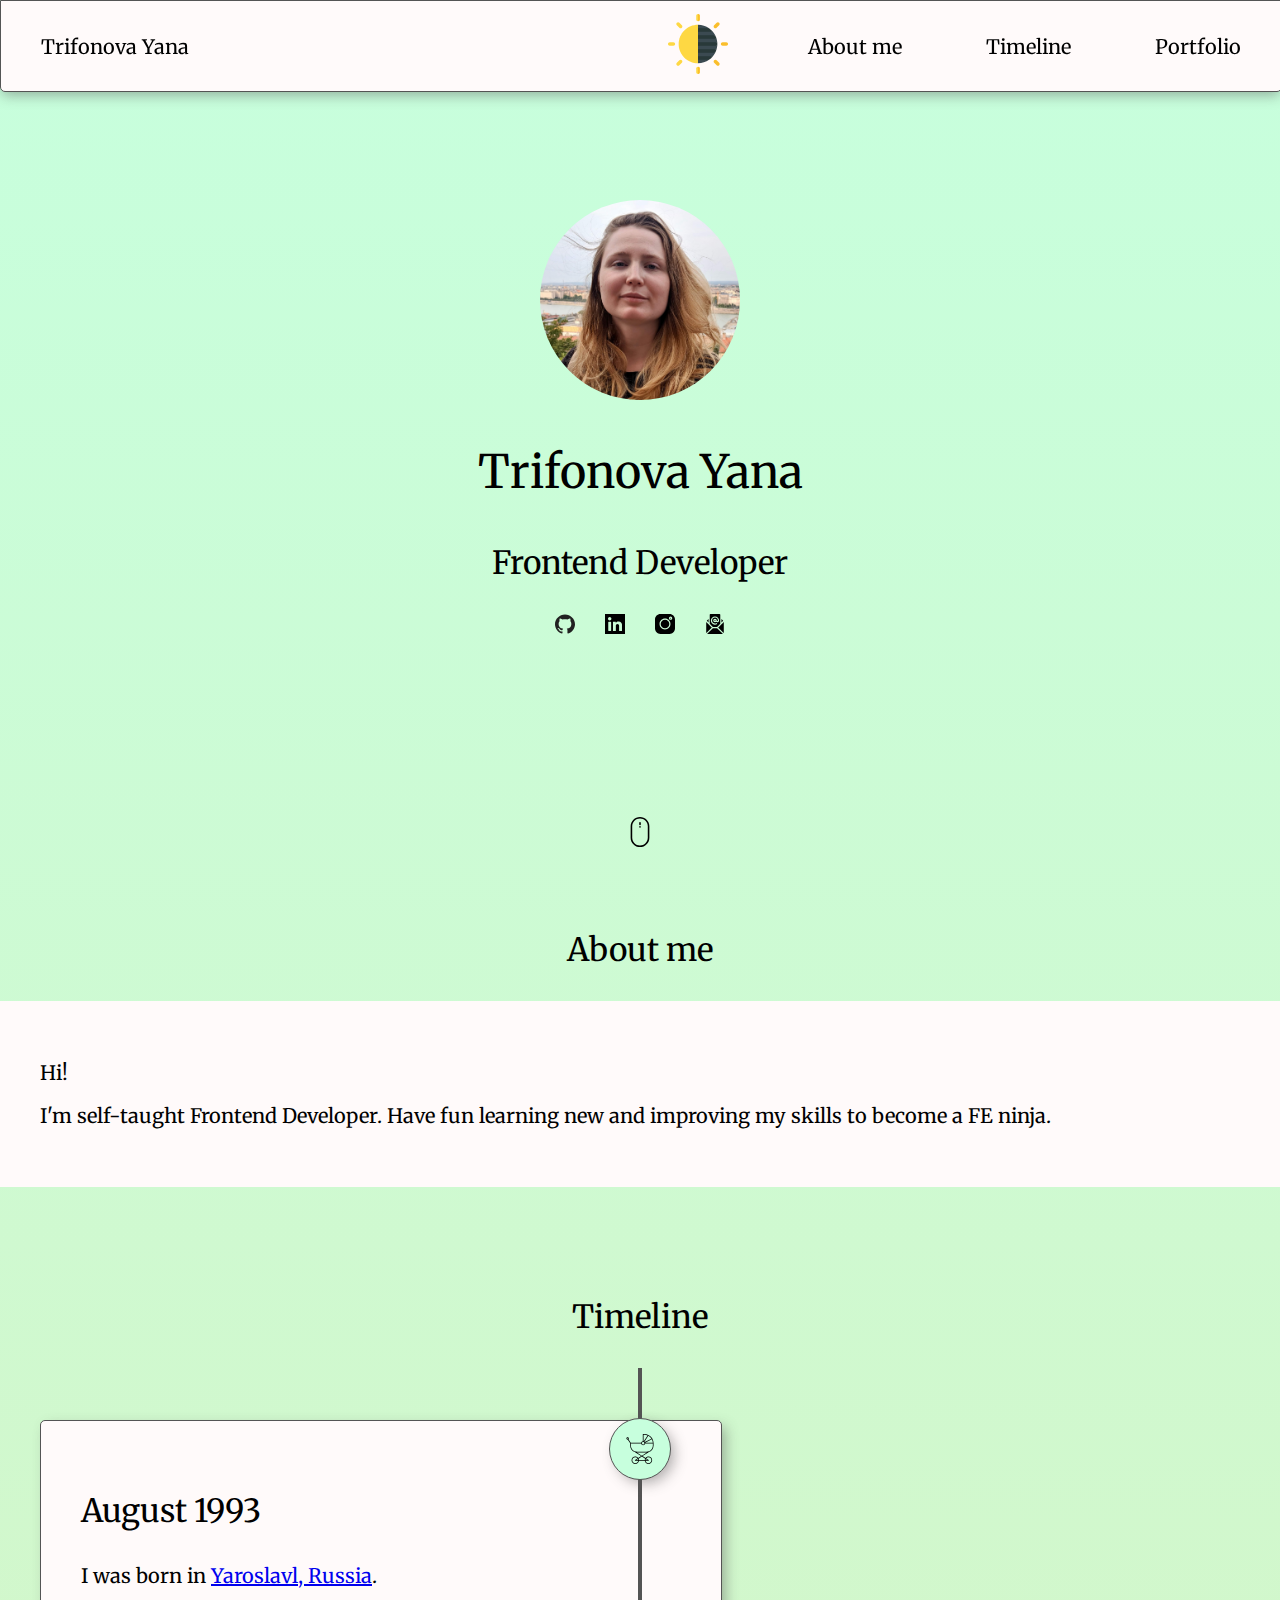
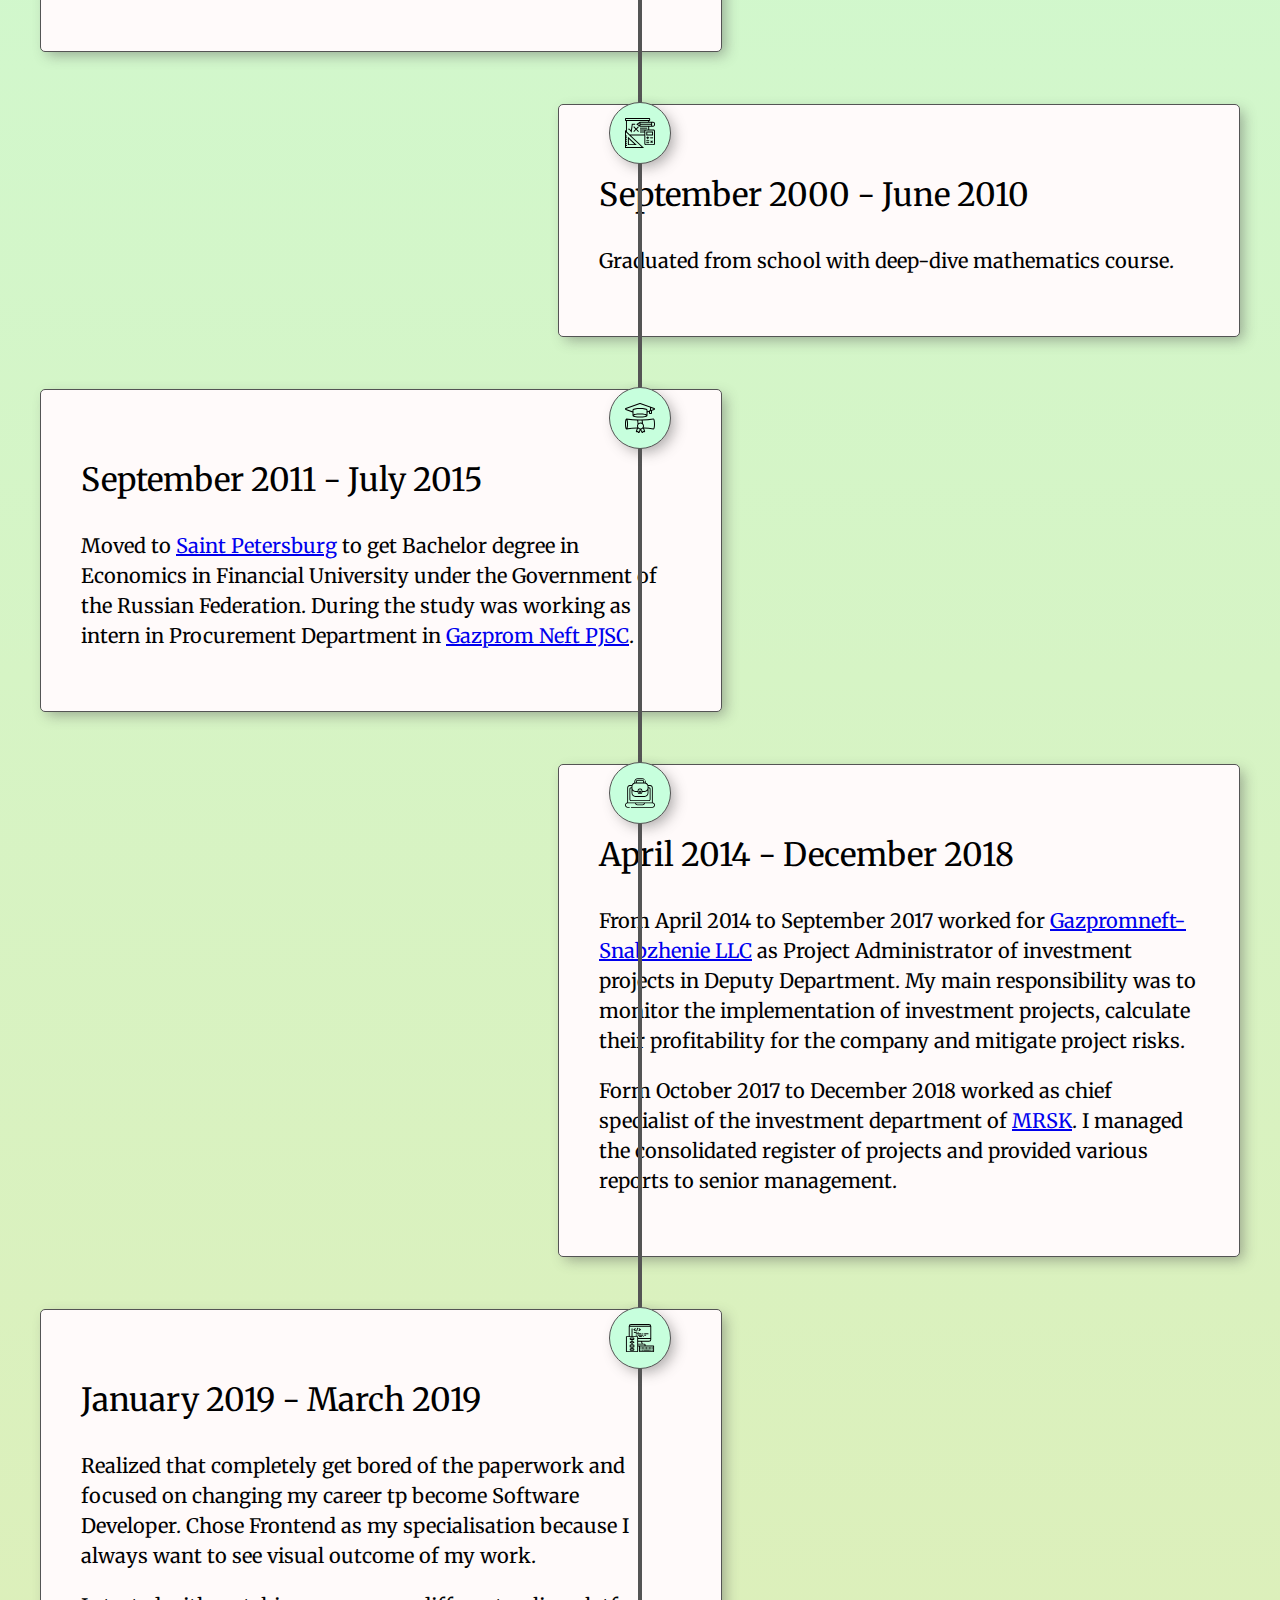
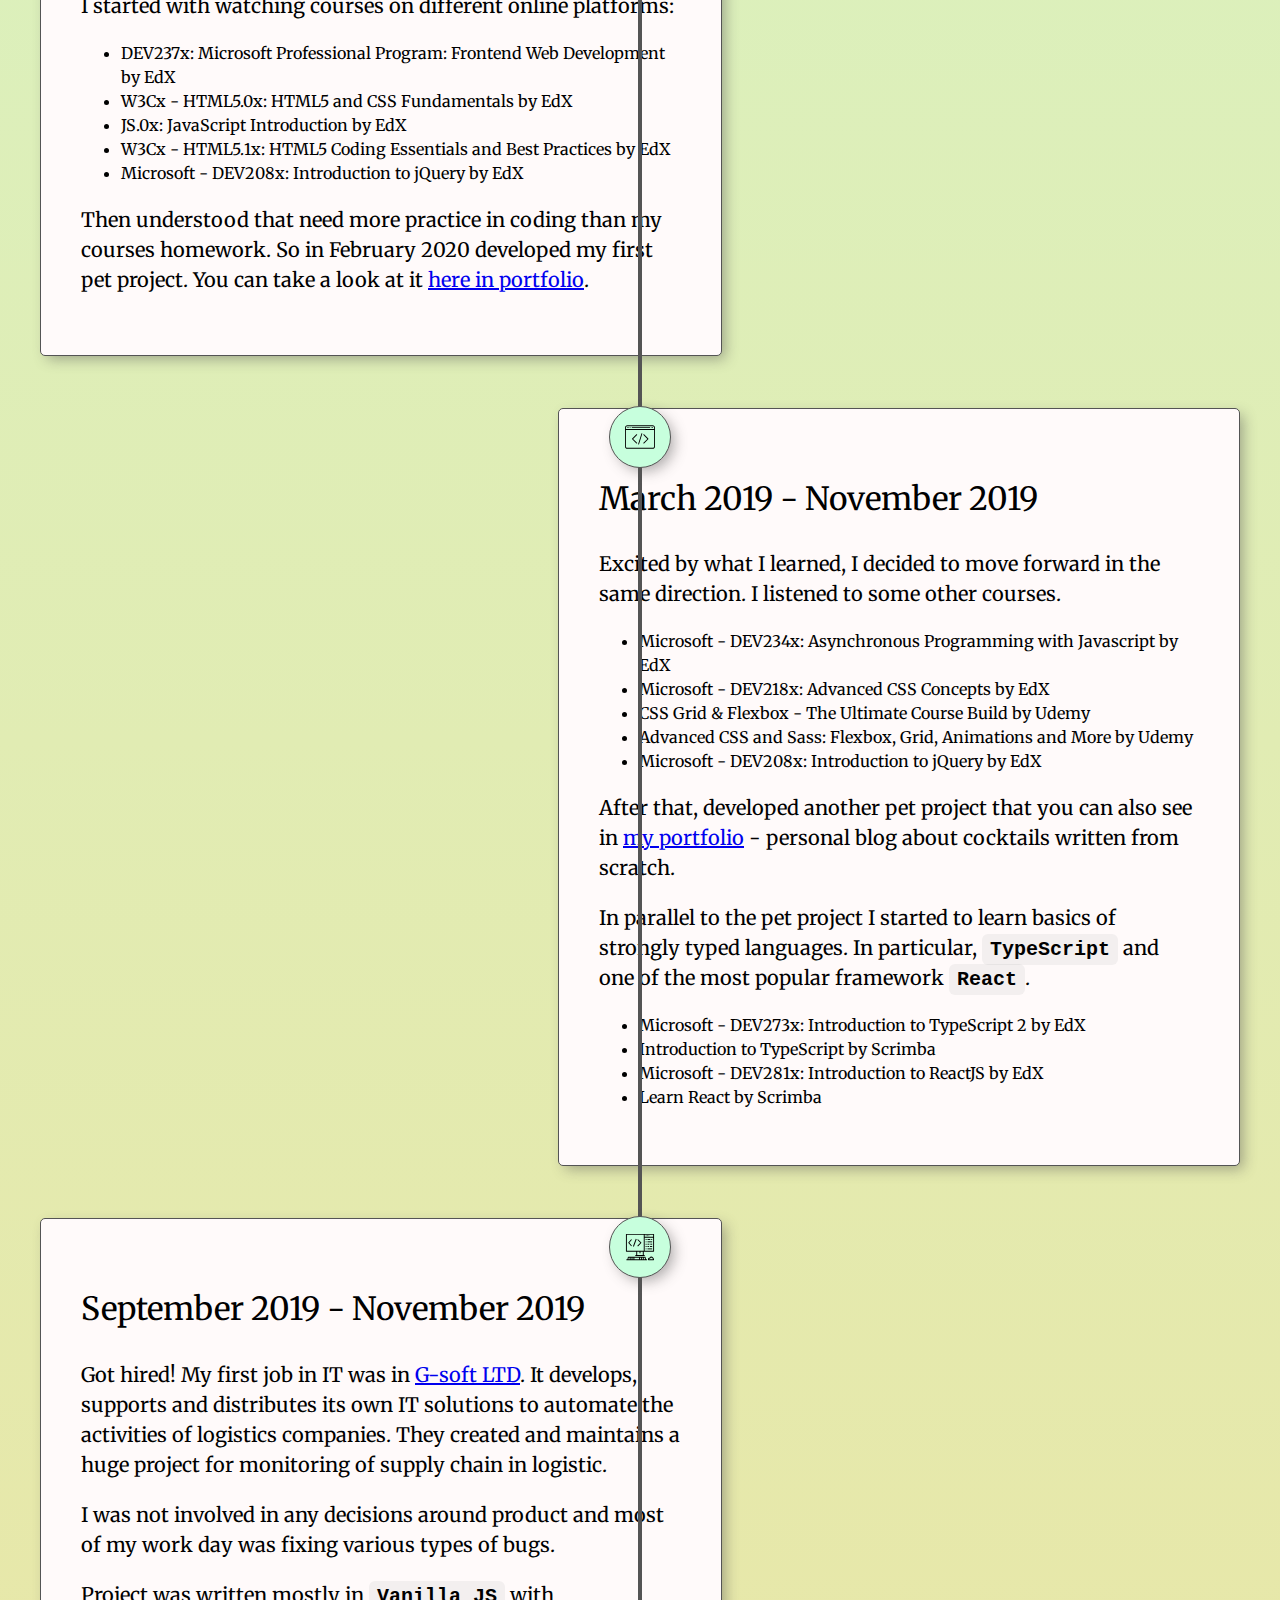
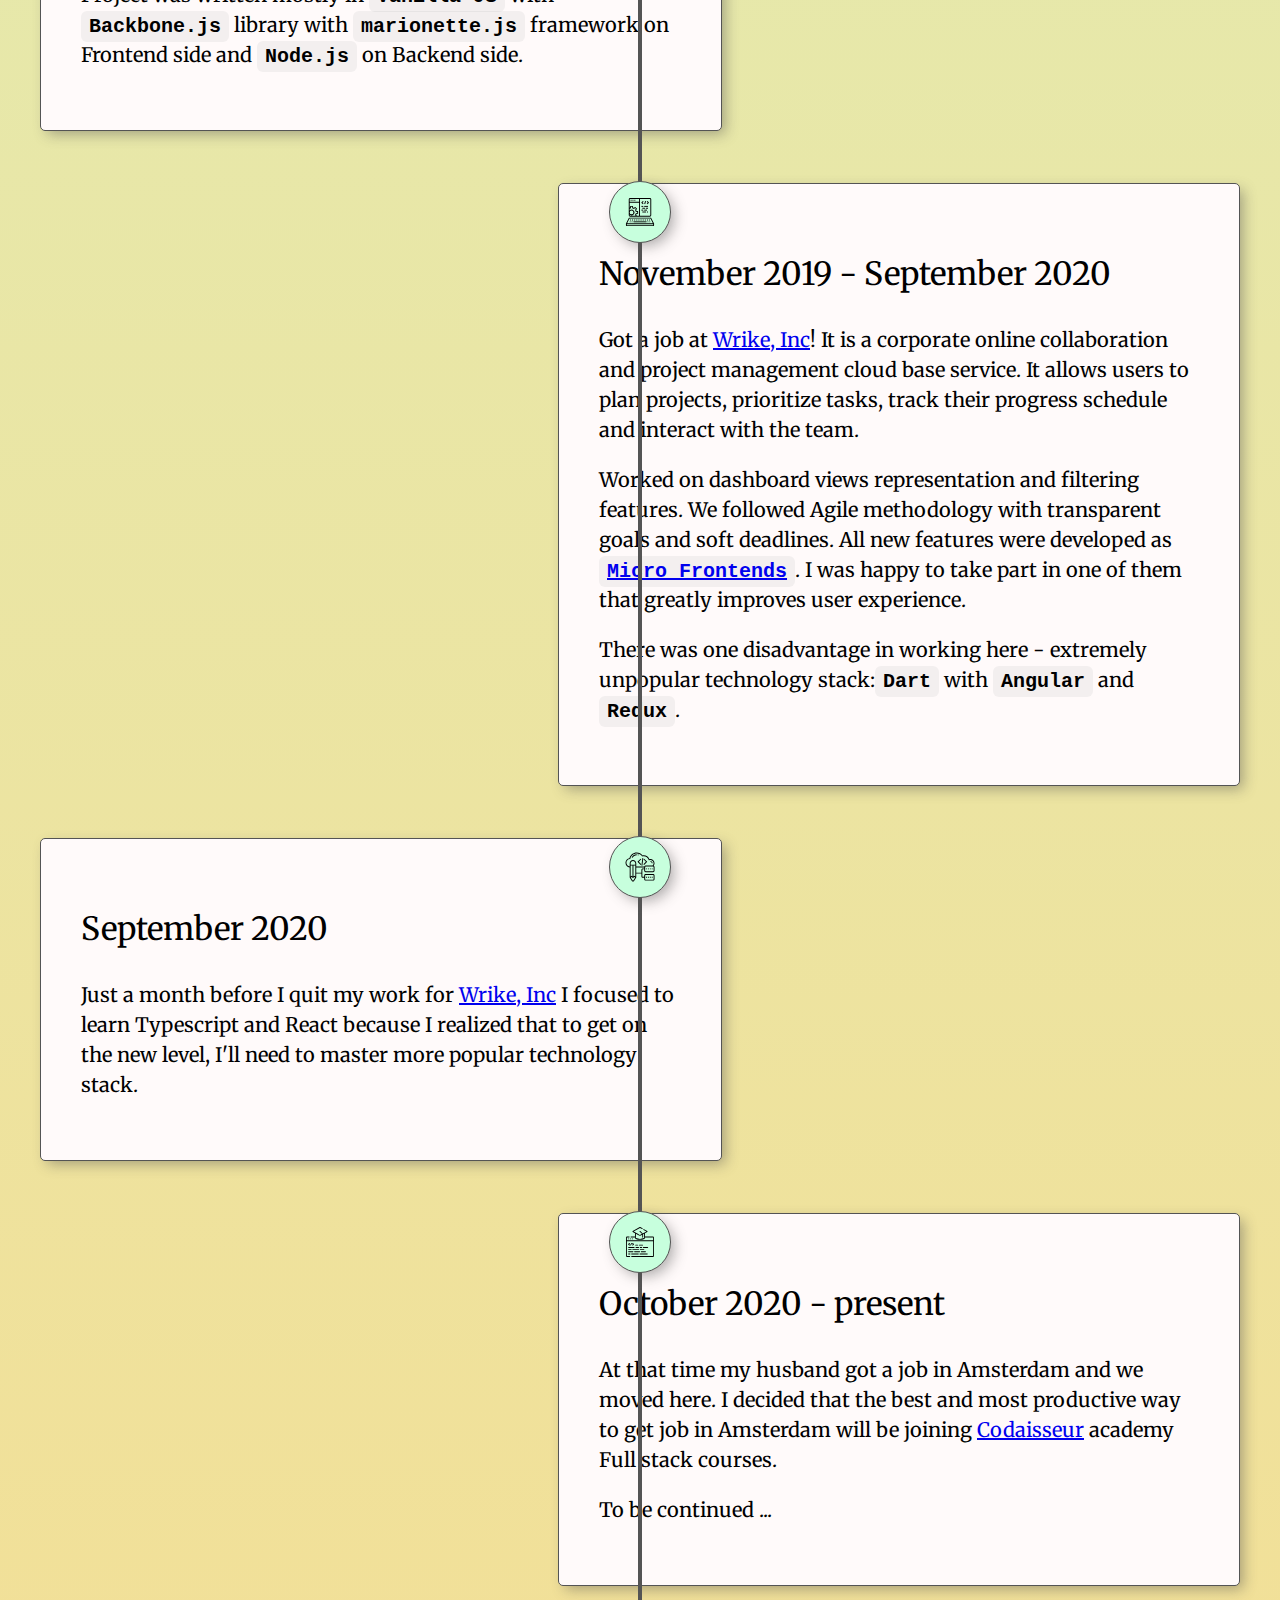
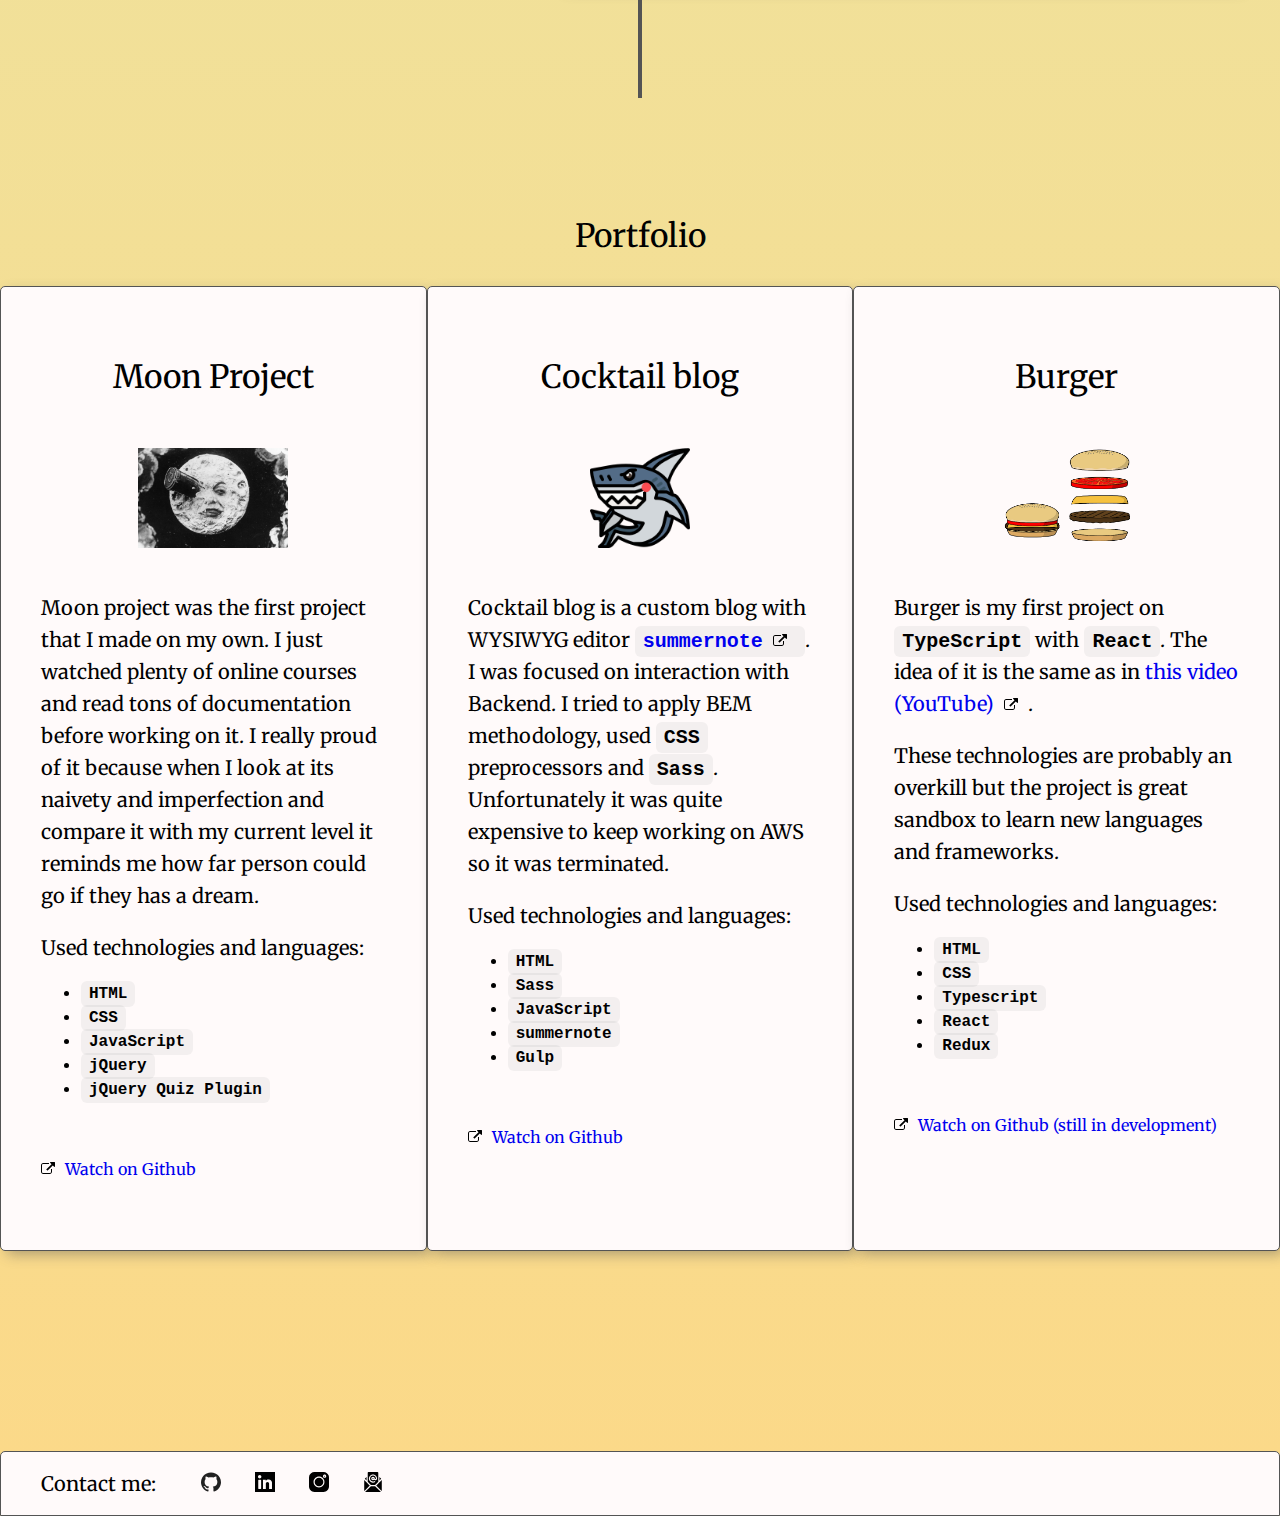
<file: index.html>
<!doctype html>
<html lang="en">

<head>
    <meta charset="utf-8">
    <title>My website</title>
    <meta name="description" content="my website">
    <meta name="viewport" content="width=device-width, initial-scale=1">

    <link rel="stylesheet" href="styles/normalize.css">
    <link rel="stylesheet" href="styles/style.css">

    <link rel="icon" type="image/png" href="favicon.ico"/>

    <script src="scripts/changeSocialLogoOnMouseEnter.js"></script>
    <script src="scripts/changeSocialLogoOnMouseOut.js"></script>
    <script src="scripts/removeMouseHintOnScroll.js"></script>
    <script src="scripts/addAnimationToTimeline.js"></script>
    <script src="scripts/onThemeChange.js"></script>
</head>

<body id="body" class="theme-light">

<main id="main">
    <header class="header-container header-decoration">
        <div class="header-block-left">
            <a href="#main" class="header-text text-decoration-remover">Trifonova Yana</a>
        </div>

        <button class="header-theme-changer" onclick="onThemeChange()">
            <img class="header-theme-changer-img" src="images/other/brightness.svg" alt="Change theme color">
        </button>

        <div class="header-block-right">
            <a href="#about-me" class="header-text text-decoration-remover">About me</a>
            <a href="#timeline" class="header-text text-decoration-remover">Timeline</a>
            <a href="#portfolio" class="header-text text-decoration-remover">Portfolio</a>
        </div>
    </header>

    <div class="intro-container">
        <div class="intro-avatar">
            <img class="intro-img" src="images/avatar/avatar.jpg" alt="Yana Trifonova photo">
        </div>

        <div class="intro-name">
            <p class="intro-name-text">Trifonova Yana</p>
        </div>

        <div class="intro-about">
            <p class="intro-text">Frontend Developer</p>
        </div>

        <div class="intro-social">
            <a class="text-decoration-remover" target="_blank" href="https://github.com/YanaTrifonova">
                <img id="github" class="social-img" onmouseover="onEnter(this, 'github');"
                     onmouseout="onOut(this, 'github');"
                     src="images/social/github_dark.svg" alt="github">
            </a>
            <a class="text-decoration-remover" target="_blank"
               href="https://www.linkedin.com/in/yana-trifonova-0920b3179/">
                <img id="linkedin" class="social-img" onmouseover="onEnter(this, 'linkedin');"
                     onmouseout="onOut(this, 'linkedin');" src="images/social/linkedin_dark.svg" alt="linked in">
            </a>
            <a class="text-decoration-remover" target="_blank" href="https://www.instagram.com/yana_trifonova/">
                <img id="instagram" class="social-img" onmouseover="onEnter(this, 'instagram');"
                     onmouseout="onOut(this, 'instagram');" src="images/social/instagram_dark.svg" alt="instagram">
            </a>
            <a class="text-decoration-remover" href="mailto: trifonova.yana.prof@gmail.com">
                <img id="mail" class="social-img" onmouseover="onEnter(this, 'mail');" onmouseout="onOut(this, 'mail');"
                     src="images/social/mail_dark.svg" alt="e-mail">
            </a>
        </div>

        <div id="scroll-item" class="intro-scroll-container">
            <img class="intro-scroll-img intro-scroll-animation" src="images/other/mouse-clicker-dark.svg">
        </div>
    </div>

    <div class="about-me-container">
        <p id="about-me" class="section-title">About me</p>

        <div class="about-me-field">
            <p class="about-me-text">Hi!</p>
            <p class="about-me-text">I'm self-taught Frontend Developer. Have fun learning new and improving my skills
                to become a FE ninja.</p>
        </div>
    </div>

    <div class="timeline-container">
        <p id="timeline" class="section-title">Timeline</p>

        <div class="timeline-cards">
            <div class="timeline-card-container">
                <div id="timeline-img-item1" class="timeline-img-item">
                    <div class="timeline-img-item-decor card-decoration">
                        <img class="timeline-img" src="images/timeline/baby-stroller.svg">
                    </div>
                </div>

                <div id="timeline-card1" class="timeline-card timeline-card-left card-decoration">
                    <p class="timeline-title-text">August 1993</p>
                    <p class="timeline-description-text">I was born in <a
                            class="text-decoration-remover text-decoration-nav-onsite"
                            href="https://en.wikipedia.org/wiki/Yaroslavl" target="_blank">Yaroslavl, Russia</a>.</p>
                </div>
            </div>

            <div class="timeline-card-container">
                <div id="timeline-img-item2" class="timeline-img-item">
                    <div class="timeline-img-item-decor card-decoration">
                        <img class="timeline-img" src="images/timeline/math.svg">
                    </div>
                </div>

                <div id="timeline-card2" class="timeline-card timeline-card-right card-decoration">
                    <p class="timeline-title-text">September 2000 - June 2010</p>
                    <p class="timeline-description-text">Graduated from school with deep-dive mathematics course.</p>
                </div>
            </div>

            <div class="timeline-card-container">
                <div id="timeline-img-item3" class="timeline-img-item">
                    <div class="timeline-img-item-decor card-decoration">
                        <img class="timeline-img" src="images/timeline/graduated.svg">
                    </div>
                </div>

                <div id="timeline-card3" class="timeline-card timeline-card-left card-decoration">
                    <p class="timeline-title-text">September 2011 - July 2015</p>
                    <p class="timeline-description-text">Moved to <a
                            class="text-decoration-remover text-decoration-nav-onsite"
                            href="http://www.visit-petersburg.ru/en/#" target="_blank">Saint Petersburg</a> to get
                        Bachelor degree in Economics in Financial University under the Government of the Russian
                        Federation. During the study was working as intern in Procurement Department in <a
                                class="text-decoration-remover text-decoration-nav-onsite"
                                href="https://www.gazprom-neft.com/" target="_blank">Gazprom Neft PJSC</a>.</p>
                </div>
            </div>

            <div class="timeline-card-container">
                <div id="timeline-img-item4" class="timeline-img-item">
                    <div class="timeline-img-item-decor card-decoration">
                        <img class="timeline-img" src="images/timeline/work.svg">
                    </div>
                </div>

                <div id="timeline-card4" class="timeline-card timeline-card-right card-decoration">
                    <p class="timeline-title-text">April 2014 - December 2018</p>
                    <p class="timeline-description-text">From April 2014 to September 2017 worked for <a
                            class="text-decoration-remover text-decoration-nav-onsite"
                            href="https://supply.gazprom-neft.com/" target="_blank">Gazpromneft-Snabzhenie LLC</a>
                        as Project Administrator of investment projects in Deputy Department. My
                        main responsibility was to monitor the implementation of investment projects, calculate their
                        profitability for the company and mitigate project risks.
                    </p>
                    <p class="timeline-description-text">Form October 2017 to December 2018 worked as chief specialist
                        of the investment department of <a
                                class="text-decoration-remover text-decoration-nav-onsite"
                                href="https://www.mrsksevzap.ru/en/" target="_blank">MRSK</a>. I managed the
                        consolidated
                        register of
                        projects and provided
                        various reports to senior management.</p>
                </div>
            </div>

            <div class="timeline-card-container">
                <div id="timeline-img-item5" class="timeline-img-item">
                    <div class="timeline-img-item-decor card-decoration">
                        <img class="timeline-img" src="images/timeline/coding.svg">
                    </div>
                </div>

                <div id="timeline-card5" class="timeline-card timeline-card-left card-decoration">
                    <p class="timeline-title-text">January 2019 - March 2019</p>
                    <p class="timeline-description-text">Realized that completely get bored of the paperwork and
                        focused on changing my career tp become Software Developer. Chose Frontend as my specialisation
                        because I always want to see visual outcome of my work.</p>
                    <p class="timeline-description-text">I started with watching courses on different online
                        platforms:</p>
                    <ul>
                        <li class="timeline-description-text-listed">DEV237x: Microsoft Professional Program: Frontend
                            Web Development by EdX
                        </li>
                        <li class="timeline-description-text-listed">W3Cx - HTML5.0x: HTML5 and CSS Fundamentals by
                            EdX
                        </li>
                        <li class="timeline-description-text-listed">JS.0x: JavaScript Introduction by EdX</li>
                        <li class="timeline-description-text-listed">W3Cx - HTML5.1x: HTML5 Coding Essentials and Best
                            Practices by EdX
                        </li>
                        <li class="timeline-description-text-listed">Microsoft - DEV208x: Introduction to jQuery by
                            EdX
                        </li>
                    </ul>
                    <p class="timeline-description-text">Then understood that need more practice in coding than my
                        courses homework.
                        So in February 2020 developed my first
                        pet
                        project. You can take a look at it <a class="text-decoration-remover text-decoration-nav-onsite"
                                                              href="#moon-project">here in portfolio</a>.</p>
                </div>
            </div>

            <div class="timeline-card-container">
                <div id="timeline-img-item6" class="timeline-img-item">
                    <div class="timeline-img-item-decor card-decoration">
                        <img class="timeline-img" src="images/timeline/html.svg">
                    </div>
                </div>

                <div id="timeline-card6" class="timeline-card timeline-card-right card-decoration">
                    <p class="timeline-title-text">March 2019 - November 2019</p>
                    <p class="timeline-description-text">Excited by what I learned, I decided to move forward in the
                        same direction. I listened to some other courses.
                    </p>
                    <ul>
                        <li class="timeline-description-text-listed">Microsoft - DEV234x: Asynchronous Programming with
                            Javascript by EdX
                        </li>
                        <li class="timeline-description-text-listed">Microsoft - DEV218x: Advanced CSS Concepts by EdX
                        </li>
                        <li class="timeline-description-text-listed">CSS Grid & Flexbox - The Ultimate Course Build by
                            Udemy
                        </li>
                        <li class="timeline-description-text-listed">Advanced CSS and Sass: Flexbox, Grid, Animations
                            and More by Udemy
                        </li>
                        <li class="timeline-description-text-listed">Microsoft - DEV208x: Introduction to jQuery by
                            EdX
                        </li>
                    </ul>
                    <p class="timeline-description-text">After that, developed another pet project that you can
                        also see in <a class="text-decoration-remover text-decoration-nav-onsite"
                                       href="#cocktail-blog">my portfolio</a> - personal blog
                        about cocktails written from scratch.
                    </p>
                    <p class="timeline-description-text">In parallel to the pet project I started to learn basics of
                        strongly typed languages. In particular, <code class="code-text">TypeScript</code> and one of
                        the most popular framework <code class="code-text">React</code>.
                    </p>
                    <ul>
                        <li class="timeline-description-text-listed">Microsoft - DEV273x: Introduction to TypeScript 2
                            by EdX
                        </li>
                        <li class="timeline-description-text-listed">Introduction to TypeScript by Scrimba</li>
                        <li class="timeline-description-text-listed">Microsoft - DEV281x: Introduction to ReactJS by
                            EdX
                        </li>
                        <li class="timeline-description-text-listed">Learn React by Scrimba</li>
                    </ul>
                </div>
            </div>

            <div class="timeline-card-container">
                <div id="timeline-img-item7" class="timeline-img-item">
                    <div class="timeline-img-item-decor card-decoration">
                        <img class="timeline-img" src="images/timeline/coding_html.svg">
                    </div>
                </div>

                <div id="timeline-card7" class="timeline-card timeline-card-left card-decoration">
                    <p class="timeline-title-text">September 2019 - November 2019</p>
                    <p class="timeline-description-text">Got hired! My first job in IT was in <a
                            class="text-decoration-remover text-decoration-nav-onsite"
                            href="http://g-soft.ru/" target="_blank">G-soft LTD</a>. It develops,
                        supports and distributes its own IT solutions to automate the activities of logistics companies.
                        They created and maintains a huge project for monitoring of supply chain in logistic.</p>
                    <p class="timeline-description-text">I was not involved in any decisions
                        around product and most of my work day was fixing various types of bugs. </p>
                    <p class="timeline-description-text">Project was written mostly in <code class="code-text">Vanilla
                        JS</code> with
                        <code class="code-text">Backbone.js</code> library with <code
                                class="code-text">marionette.js</code> framework on Frontend side and <code
                                class="code-text">Node.js</code> on Backend side.</p>
                </div>
            </div>

            <div class="timeline-card-container">
                <div id="timeline-img-item8" class="timeline-img-item">
                    <div class="timeline-img-item-decor card-decoration">
                        <img class="timeline-img" src="images/timeline/programming.svg">
                    </div>
                </div>

                <div id="timeline-card8" class="timeline-card timeline-card-right card-decoration">
                    <p class="timeline-title-text">November 2019 - September 2020</p>
                    <p class="timeline-description-text">Got a job at <a
                            class="text-decoration-remover text-decoration-nav-onsite"
                            href="https://www.wrike.com/vc/" target="_blank">Wrike, Inc</a>! It is a corporate online
                        collaboration and
                        project management cloud base service. It allows users to plan projects, prioritize tasks, track
                        their progress schedule and interact with the team.</p>
                    <p class="timeline-description-text">Worked on dashboard views representation and filtering
                        features. We followed Agile methodology with transparent goals and soft deadlines. All new
                        features were developed as <a
                                class="text-decoration-remover text-decoration-nav-onsite"
                                href="https://martinfowler.com/articles/micro-frontends.html" target="_blank"><code
                                class="code-text">Micro Frontends</code></a>. I was happy to take part in one of them
                        that greatly improves user experience.</p>
                    <p class="timeline-description-text">There was one disadvantage in working here - extremely
                        unpopular technology stack:<code
                                class="code-text">Dart</code> with <code
                                class="code-text">Angular</code> and <code
                                class="code-text">Redux</code>.</p>
                </div>
            </div>

            <div class="timeline-card-container">
                <div id="timeline-img-item9" class="timeline-img-item">
                    <div class="timeline-img-item-decor card-decoration">
                        <img class="timeline-img" src="images/timeline/tech_stack.svg">
                    </div>
                </div>

                <div id="timeline-card9" class="timeline-card timeline-card-left card-decoration">
                    <p class="timeline-title-text">September 2020</p>
                    <p class="timeline-description-text">Just a month before I quit my work for <a
                            class="text-decoration-remover text-decoration-nav-onsite"
                            href="https://www.wrike.com/vc/" target="_blank">Wrike, Inc</a> I focused to
                        learn Typescript and React because I realized that to get on the new level, I'll need
                        to master more popular technology stack.</p>
                </div>
            </div>

            <div class="timeline-card-container">
                <div id="timeline-img-item10" class="timeline-img-item">
                    <div class="timeline-img-item-decor card-decoration">
                        <img class="timeline-img" src="images/timeline/codaisseur.svg">
                    </div>
                </div>

                <div id="timeline-card10" class="timeline-card timeline-card-right card-decoration">
                    <p class="timeline-title-text">October 2020 - present</p>
                    <p class="timeline-description-text">At that time my husband got a job in Amsterdam and we moved
                        here.
                        I decided that the best and most productive way to get job in Amsterdam will be joining <a
                                class="text-decoration-remover text-decoration-nav-onsite"
                                href="https://codaisseur.com/" target="_blank">Codaisseur</a> academy Full stack
                        courses.</p>
                    <p class="timeline-description-text">To be continued ... </p>
                </div>
            </div>
        </div>
    </div>

    <div class="portfolio-container">
        <p id="portfolio" class="section-title">Portfolio</p>

        <div class="portfolio-cards-container">
            <div id="moon-project" class="card card-decoration">
                <p class="project-name">Moon Project</p>
                <div class="project-img-holder">
                    <img class="project-img" src="images/portfolio/moon_project.jpg">
                </div>
                <p class="section-card">Moon project was the first project that I made on my own. I just
                    watched plenty of online courses and read tons of documentation before working on it. I really proud
                    of it because when
                    I look at its naivety and imperfection and compare it with my current level it reminds me how far
                    person could go if they has a dream.</p>
                <p class="section-card">Used technologies and languages:</p>
                <ul>
                    <li class="timeline-description-text-listed"><code class="code-text">HTML</code></li>
                    <li class="timeline-description-text-listed"><code class="code-text">CSS</code></li>
                    <li class="timeline-description-text-listed"><code class="code-text">JavaScript</code></li>
                    <li class="timeline-description-text-listed"><code class="code-text">jQuery</code></li>
                    <li class="timeline-description-text-listed"><code class="code-text">jQuery Quiz Plugin</code></li>
                </ul>
                <div class="project-link">
                    <a class="text-decoration-remover text-decoration-underline"
                       href="https://github.com/YanaTrifonova/moonProject"
                       target="_blank">
                        <img class="project-link-img external-link-img" src="images/other/external-link.svg">Watch on
                        Github</a>
                </div>
            </div>

            <div class="card card-decoration">
                <p id="cocktail-blog" class="project-name">Cocktail blog</p>
                <div class="project-img-holder">
                    <img class="project-img" src="images/portfolio/shark_logo.png">
                </div>
                <p class="section-card">Cocktail blog is a custom blog with WYSIWYG editor <a
                        class="text-decoration-remover text-decoration-underline"
                        href="https://summernote.org/"
                        target="_blank"><code class="code-text">summernote<img
                        class="project-link-img external-link-img external-link-img-decor"
                        src="images/other/external-link.svg"></code></a>. I
                    was focused on interaction with Backend. I tried to apply BEM
                    methodology, used <code class="code-text">CSS</code> preprocessors and <code
                            class="code-text">Sass</code>.
                    Unfortunately it was quite expensive to keep working on AWS
                    so it was terminated.</p>
                <p class="section-card">Used technologies and languages:</p>
                <ul>
                    <li class="timeline-description-text-listed"><code class="code-text">HTML</code></li>
                    <li class="timeline-description-text-listed"><code class="code-text">Sass</code></li>
                    <li class="timeline-description-text-listed"><code class="code-text">JavaScript</code></li>
                    <li class="timeline-description-text-listed"><code class="code-text">summernote</code></li>
                    <li class="timeline-description-text-listed"><code class="code-text">Gulp</code></li>
                </ul>
                <div class="project-link">
                    <a class="text-decoration-remover text-decoration-underline"
                       href="https://github.com/YanaTrifonova/cocktail_blog"
                       target="_blank">
                        <img class="project-link-img external-link-img" src="images/other/external-link.svg">Watch on
                        Github</a>
                </div>
            </div>

            <div class="card card-decoration">
                <p class="project-name">Burger</p>
                <div class="project-img-holder">
                    <img class="project-img" src="images/portfolio/burger.png">
                </div>
                <p class="section-card">Burger is my first project on <code class="code-text">TypeScript</code> with
                    <code class="code-text">React</code>. The idea of it is the same as in <a
                            class="text-decoration-remover text-decoration-underline"
                            href="https://youtu.be/dPgKf2EcEK0" target="_blank">
                        this video (YouTube)</a><img class="project-link-img external-link-img external-link-img-decor"
                                                     src="images/other/external-link.svg">.</p>
                <p class="section-card">These technologies are probably an overkill but the project is great
                    sandbox to learn new languages and frameworks.</p>
                <p class="section-card">Used technologies and languages:</p>
                <ul>
                    <li class="timeline-description-text-listed"><code class="code-text">HTML</code></li>
                    <li class="timeline-description-text-listed"><code class="code-text">CSS</code></li>
                    <li class="timeline-description-text-listed"><code class="code-text">Typescript</code></li>
                    <li class="timeline-description-text-listed"><code class="code-text">React</code></li>
                    <li class="timeline-description-text-listed"><code class="code-text">Redux</code></li>
                </ul>
                <div class="project-link">
                    <a class="text-decoration-remover text-decoration-underline"
                       href="https://github.com/YanaTrifonova/burger"
                       target="_blank">
                        <img class="project-link-img external-link-img" src="images/other/external-link.svg">Watch on
                        Github (still in development)</a>
                </div>
            </div>
        </div>
    </div>

    <footer class="footer-container footer-decoration">
        <p class="footer-contact-me-text">Contact me:</p>
        <div class="footer-social">
            <a class="text-decoration-remover" target="_blank" href="https://github.com/YanaTrifonova">
                <img class="social-img" src="images/social/github_dark.svg" alt="github">
            </a>
            <a class="text-decoration-remover" target="_blank"
               href="https://www.linkedin.com/in/yana-trifonova-0920b3179/">
                <img class="social-img" src="images/social/linkedin_dark.svg" alt="linked in">
            </a>
            <a class="text-decoration-remover" target="_blank" href="https://www.instagram.com/yana_trifonova/">
                <img class="social-img" src="images/social/instagram_dark.svg" alt="instagram">
            </a>
            <a class="text-decoration-remover" href="mailto: trifonova.yana.prof@gmail.com">
                <img class="social-img" src="images/social/mail_dark.svg" alt="e-mail">
            </a>
        </div>
    </footer>
</main>

</body>

</html>
</file>
<file: styles/style.css>
@import url("https://fonts.googleapis.com/css?family=Merriweather:400,400i,700");

/* --------------------------------- variables --------------------------------- */

:root {
    --textSmall: 20px;
    --textMedium: 32px;
    --textLarge: 46px;
}

/* --------------------------------- body --------------------------------- */

body {
    font-family: Merriweather, serif;
}

.theme-light {
    --gradTop: hsl(144, 100%, 89%);
    --gradBottom: hsl(42, 94%, 76%);
    --contrastBackground: hsl(0, 100%, 99%);
    --border: hsl(0, 0%, 33%);
    --borderShadow: hsla(0, 0%, 33%, 0.48);
    --textColor: hsl(0, 0%, 0%);
    --codeBackground: hsla(210, 12.9%, 12.2%, 0.05);
}

.theme-dark {
    --gradTop: hsl(198, 39%, 29%);
    --gradBottom: hsl(198, 44%, 11%);
    --contrastBackground: rgb(182, 215, 228);
    --border: hsl(180, 4%, 43%);
    --borderShadow: hsla(0, 0%, 89%, 0.48);
    --textColor: hsl(0, 0%, 100%);;
    --codeBackground: hsla(210, 12.9%, 12.2%, 0.05);
}

/* --------------------------------- main --------------------------------- */

main {
    background: linear-gradient(to bottom, var(--gradTop), var(--gradBottom));
}

/* --------------------------------- button --------------------------------- */

button {
    border: none;
    padding: 0;
    background: none;
}

/* --------------------------------- header --------------------------------- */

.header-container {
    position: fixed;
    height: 90px;
    display: flex;
    justify-content: space-between;
    background-color: var(--contrastBackground);
    width: 100%;
    z-index: 1000;
}

.header-block-left {
    margin: auto 0;
}

.header-block-right {
    margin: auto 0;
}

.header-text {
    margin-left: 40px;
    margin-right: 40px;
    font-size: var(--textSmall);
    color: var(--textColor);
}

.header-decoration {
    border-bottom-right-radius: 5px;
    border-bottom-left-radius: 5px;
    border: 1px solid var(--border);
    box-shadow: 0 5px 14px -2px var(--borderShadow);
}

.header-theme-changer {
    margin: auto 40px auto auto;
}

.header-theme-changer:hover {
    cursor: pointer;
}

.header-theme-changer:focus {
    outline-style: none;
}

.header-theme-changer-img {
    width: 60px;
    height: 60px;
}

/* --------------------------------- intro --------------------------------- */

.intro-container {
    min-height: 100vh;
}

.intro-avatar {
    padding-top: 200px;
}

.intro-img {
    display: flex;
    width: 200px;
    height: 200px;
    margin: 0 auto;
    border-radius: 50%;
}

.intro-name-text {
    font-size: var(--textLarge);
    text-align: center;
    color: var(--textColor);
}

.intro-text {
    font-size: var(--textMedium);
    text-align: center;
    color: var(--textColor);
}

.intro-social {
    display: flex;
    margin: 0 auto;
    width: fit-content;
}

.intro-scroll-container {
    position: absolute;
    bottom: 0;
    left: 50%;
    margin-left: -15px;
}

.intro-scroll-img {
    width: 30px;
    height: 30px;
    margin-bottom: 50px;
}

.intro-scroll-animation {
    animation-duration: 1.5s;
    animation-iteration-count: 3;
    animation-name: bounce;
    animation-timing-function: ease;
    transform-origin: bottom;
}

@keyframes bounce {
    0% {
        transform: translate(0, 0);
    }
    20% {
        transform: translate(0, -30px);
    }
    50% {
        transform: translate(0, 0);
    }
    100% {
        transform: translate(0, 0);
    }
}

/* --------------------------------- about me --------------------------------- */

.about-me-container {
    padding-bottom: 80px;
}

.about-me-field {
    background-color: var(--contrastBackground);
    padding: 40px;
}

.about-me-text {
    font-size: var(--textSmall);
}

/* --------------------------------- timeline --------------------------------- */

.timeline-cards {
    padding-bottom: 200px;
}

.timeline-cards:before {
    content: "";
    position: absolute;
    left: 50%;
    height: 570%;
    width: 4px;
    background: var(--border);
    margin-left: -2px;
}

.timeline-card-container {
    padding-top: 50px;
    z-index: 10;
}

.timeline-img-item {
    width: fit-content;
    display: flex;
    margin: 0 auto;
}

.timeline-img-item-decor {
    height: 60px;
    width: 60px;
    background-color: var(--gradTop);
    display: flex;
    align-items: center;
    justify-content: center;
    border-radius: 100px !important;
    z-index: 1;
}

.timeline-img {
    width: 30px;
    height: 30px;
}

.timeline-card {
    background-color: var(--contrastBackground);
    width: 600px;
    margin-top: -60px;
    padding: 40px;
}

.timeline-card-left {
    margin-left: 40px;
    margin-right: auto;
}

.timeline-card-right {
    margin-right: 40px;
    margin-left: auto;
}

.timeline-card-animation {
    visibility: visible;
    animation-delay: 10s;
}

.timeline-card-animation-left {
    animation: appear-left 0.7s;
}

@keyframes appear-left {
    0% {
        transform: translate(-20px, 0);
        opacity: 0;
    }
    60% {
        transform: translate(100px, 0);
        opacity: 1;
    }
    100% {
        transform: translate(0, 0);
    }
}

.timeline-card-animation-right {
    animation: appear-right 0.7s;
}

@keyframes appear-right {
    0% {
        transform: translate(20px, 0);
        opacity: 0;
    }
    60% {
        transform: translate(-100px, 0);
        opacity: 1;
    }
    100% {
        transform: translate(0, 0);
    }
}

.timeline-img-item-animation {
    visibility: visible;
    animation: beat 0.7s;
}

@keyframes beat {
    0% {
        opacity: 0;
        transform: scale(.5);
    }
    60% {
        opacity: 1;
        transform: scale(1.2);
    }
    100% {
        transform: scale(1);
    }
}

.timeline-title-text {
    font-size: var(--textMedium);
}

.timeline-description-text {
    font-size: var(--textSmall);
    line-height: 1.5;
}

.timeline-description-text-listed {
    line-height: 1.5;
}

/* --------------------------------- portfolio --------------------------------- */

.portfolio-container {
    padding-bottom: 200px;
}

.portfolio-cards-container {
    display: flex;
    justify-content: space-around;
}

.card {
    width: 350px;
    background-color: var(--contrastBackground);
    padding: 40px 40px 72px;
}

.project-name {
    font-size: var(--textMedium);
    text-align: center;
}

.project-img-holder {
    margin: 0 auto;
    width: fit-content;
}

.project-img {
    margin: 20px auto;
    height: 100px;
    width: auto;
}

.project-link {
    margin-top: 60px;
}

.project-link-img {
    margin-right: 10px;
}

/* --------------------------------- footer --------------------------------- */

.footer-container {
    background-color: var(--contrastBackground);
    padding-left: 40px;
    padding-right: 40px;
    display: flex;
    align-items: center;
}

.footer-contact-me-text {
    font-size: var(--textSmall);
    margin-right: 30px;
}

.footer-decoration {
    border-top-right-radius: 5px;
    border-top-left-radius: 5px;
    border: 1px solid var(--border);
}

/* --------------------------------- mixins --------------------------------- */

.text-decoration-remover {
    text-decoration: none;
    cursor: pointer;
}

.text-decoration-underline:hover {
    text-decoration: underline;
}

.text-decoration-nav-onsite {
    text-decoration: underline;
}

.text-decoration-remover:visited, .text-decoration-remover:hover, .text-decoration-remover:active {
    color: inherit;
}

.section-title {
    font-size: var(--textMedium);
    text-align: center;
    color: var(--textColor);
}

.section-card {
    font-size: var(--textSmall);
    line-height: var(--textMedium);
    margin-bottom: 10px;
}

.card-decoration {
    border-radius: 5px;
    border: 1px solid var(--border);
    box-shadow: 5px 5px 14px -2px var(--borderShadow);
}

.social-img {
    width: 20px;
    height: 20px;
    margin-right: 15px;
    margin-left: 15px;
}

.external-link-img {
    width: 14px;
    height: 14px;
}

.external-link-img-decor {
    margin-left: 10px;
}

.code-text {
    background-color: var(--codeBackground);
    border-radius: 6px;
    font-weight: 600;
    line-height: 1.25;
    padding: 4px 8px;
}
</file>
